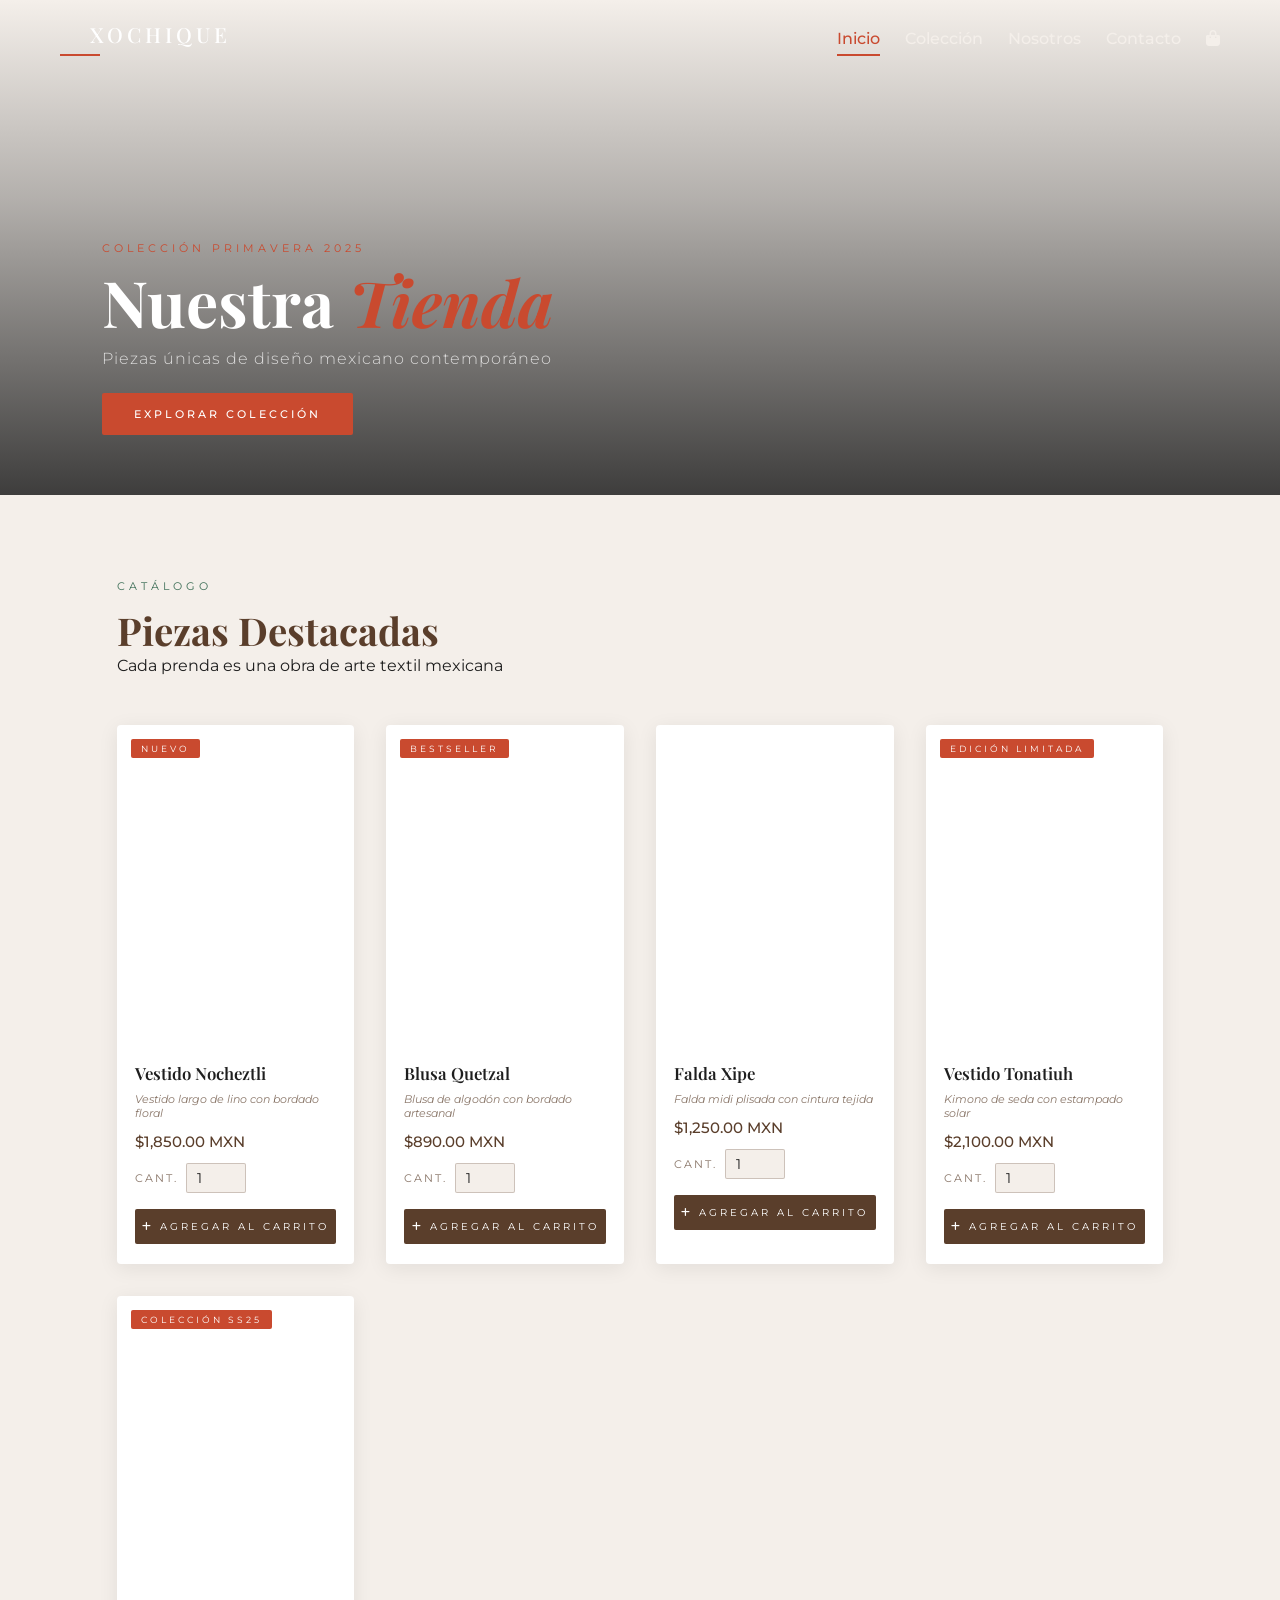
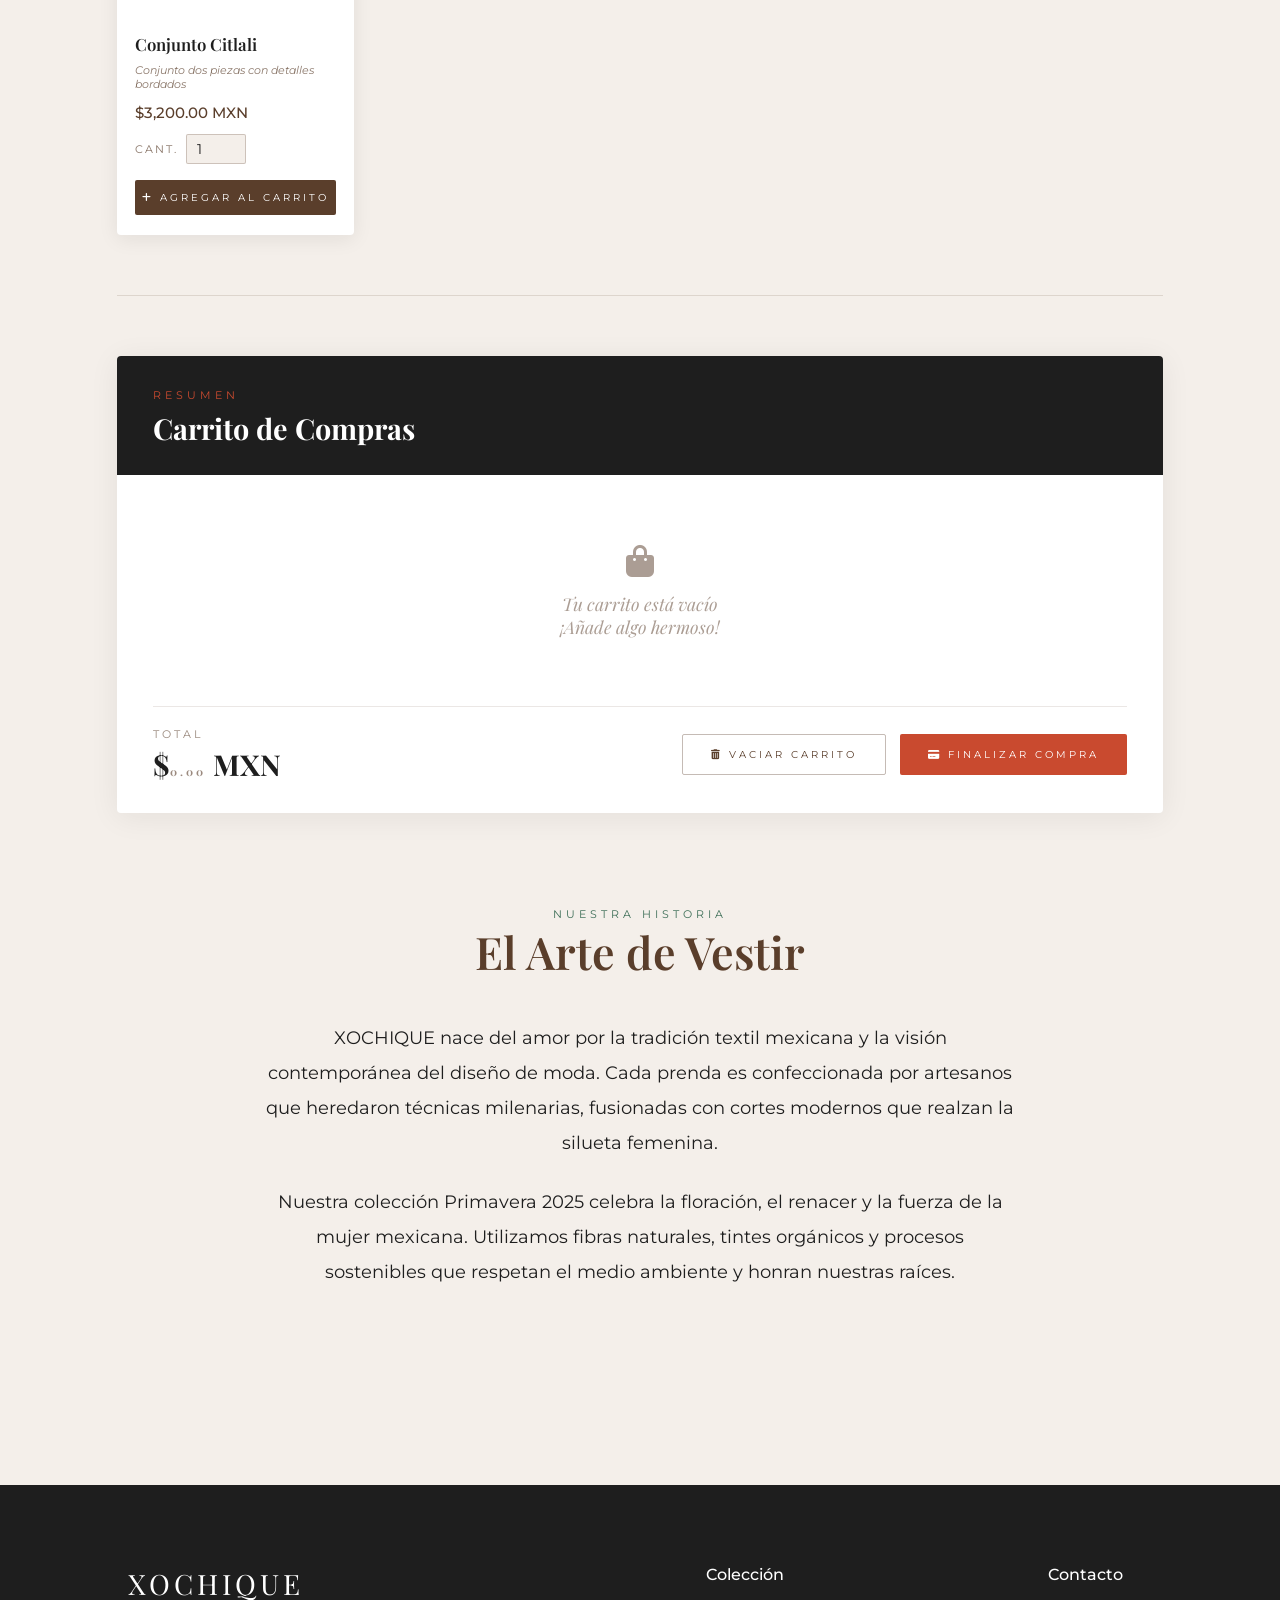
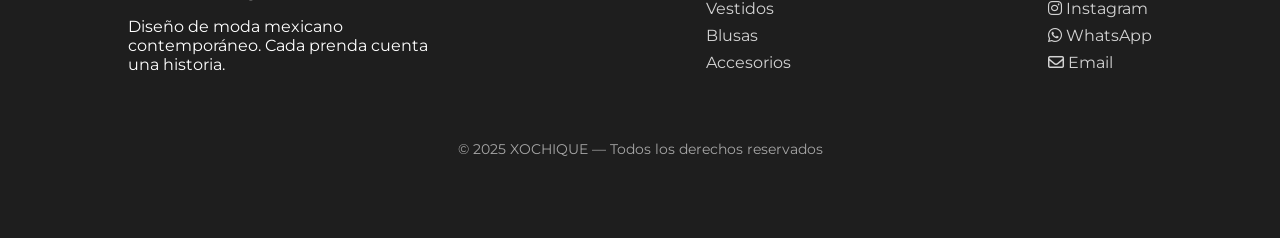
<file: index.html>
<!DOCTYPE html>
<html lang="es">
<head>
  <meta charset="UTF-8">
  <meta name="viewport" content="width=device-width, initial-scale=1">
  <title>XOCHIQUE — Mini E-commerce</title>
  
  <!-- Google Fonts -->
  <link href="https://fonts.googleapis.com/css2?family=Playfair+Display:ital,wght@0,400;0,600;0,700;1,400&family=Montserrat:wght@300;400;500;600&display=swap" rel="stylesheet">
  
  <!-- Font Awesome para iconos -->
  <link rel="stylesheet" href="https://cdnjs.cloudflare.com/ajax/libs/font-awesome/6.5.1/css/all.min.css">
  
  <!-- Estilos del proyecto (marca) -->
  <link rel="stylesheet" href="style.css">
  
  <!-- Estilos específicos del e-commerce -->
  <link rel="stylesheet" href="evalprac.css">
</head>
<body>

  <!-- ========== NAVBAR ========== -->
  <nav class="navbar" id="navbar">
    <div class="logo">
      <a href="#inicio">XOCHIQUE</a>
    </div>
    
    <!-- Menú hamburguesa móvil -->
    <button class="menu-toggle" id="menuToggle" aria-label="Abrir menú">
      <span></span>
      <span></span>
      <span></span>
    </button>
    
    <!-- Enlaces de navegación -->
    <div class="nav-links" id="navLinks">
      <a href="#inicio" class="nav-link active">Inicio</a>
      <a href="#productos" class="nav-link">Colección</a>
      <a href="#nosotros" class="nav-link">Nosotros</a>
      <a href="#contacto" class="nav-link">Contacto</a>
      <a href="#carrito-section" class="nav-link cart-link">
        <i class="fas fa-shopping-bag"></i>
        <span class="cart-count" id="cartCount">0</span>
      </a>
    </div>
  </nav>

  <!-- ========== SHOP HERO ========== -->
  <header class="shop-hero" id="inicio">
    <div class="shop-hero-overlay"></div>
    <div class="shop-hero-content">
      <span class="kicker">Colección Primavera 2025</span>
      <h1>Nuestra <em>Tienda</em></h1>
      <p>Piezas únicas de diseño mexicano contemporáneo</p>
      <a href="#productos" class="hero-cta">Explorar Colección</a>
    </div>
  </header>

  <!-- ========== MAIN CONTAINER ========== -->
  <main class="container-shop" id="productos">

    <!-- Título de sección -->
    <section class="section-title reveal">
      <span class="kicker">Catálogo</span>
      <h2>Piezas Destacadas</h2>
      <p class="section-subtitle">Cada prenda es una obra de arte textil mexicana</p>
    </section>

    <!-- Grid de productos (generado dinámicamente) -->
    <div class="productos-grid" id="productosGrid"></div>

    <hr class="divider">

    <!-- ========== CARRITO DE COMPRAS ========== -->
    <section class="carrito-section reveal" id="carrito-section">
      <div class="carrito-header">
        <span class="kicker">Resumen</span>
        <h2>Carrito de Compras</h2>
      </div>
      <div class="carrito-body">
        <ul id="carrito" class="carrito-lista"></ul>
        <div class="carrito-footer">
          <div class="total-display">
            <span>Total</span>
            <strong>$<span id="total">0.00</span> MXN</strong>
          </div>
          <div class="carrito-actions">
            <button class="btn-vaciar" onclick="vaciarCarrito()">
              <i class="fas fa-trash-alt"></i> Vaciar Carrito
            </button>
            <button class="btn-comprar" onclick="comprar()">
              <i class="fas fa-credit-card"></i> Finalizar Compra
            </button>
          </div>
        </div>
      </div>
    </section>

    <!-- ========== SECCIÓN NOSOTROS ========== -->
    <section class="story reveal" id="nosotros">
      <div class="story-container">
        <span class="kicker">Nuestra Historia</span>
        <h2>El Arte de Vestir</h2>
        <p>
          XOCHIQUE nace del amor por la tradición textil mexicana y la visión contemporánea 
          del diseño de moda. Cada prenda es confeccionada por artesanos que heredaron técnicas 
          milenarias, fusionadas con cortes modernos que realzan la silueta femenina.
        </p>
        <p>
          Nuestra colección Primavera 2025 celebra la floración, el renacer y la fuerza 
          de la mujer mexicana. Utilizamos fibras naturales, tintes orgánicos y procesos 
          sostenibles que respetan el medio ambiente y honran nuestras raíces.
        </p>
      </div>
    </section>

  </main>

  <!-- ========== FOOTER ========== -->
  <footer class="footer" id="contacto">
    <div class="footer-container">
      <div class="footer-brand">
        <div class="footer-logo">
          <span>XOCHIQUE</span>
        </div>
        <p>Diseño de moda mexicano contemporáneo. Cada prenda cuenta una historia.</p>
      </div>
      <div class="footer-links">
        <h4>Colección</h4>
        <a href="#productos">Vestidos</a>
        <a href="#productos">Blusas</a>
        <a href="#productos">Accesorios</a>
      </div>
      <div class="footer-links">
        <h4>Contacto</h4>
        <a href="#"><i class="fab fa-instagram"></i> Instagram</a>
        <a href="#"><i class="fab fa-whatsapp"></i> WhatsApp</a>
        <a href="#"><i class="far fa-envelope"></i> Email</a>
      </div>
    </div>
    <div class="footer-bottom">
      © 2025 XOCHIQUE — Todos los derechos reservados
    </div>
  </footer>

  <!-- ========== SCRIPTS ========== -->
  <script src="evalprac.js"></script>
</body>
</html>
</file>
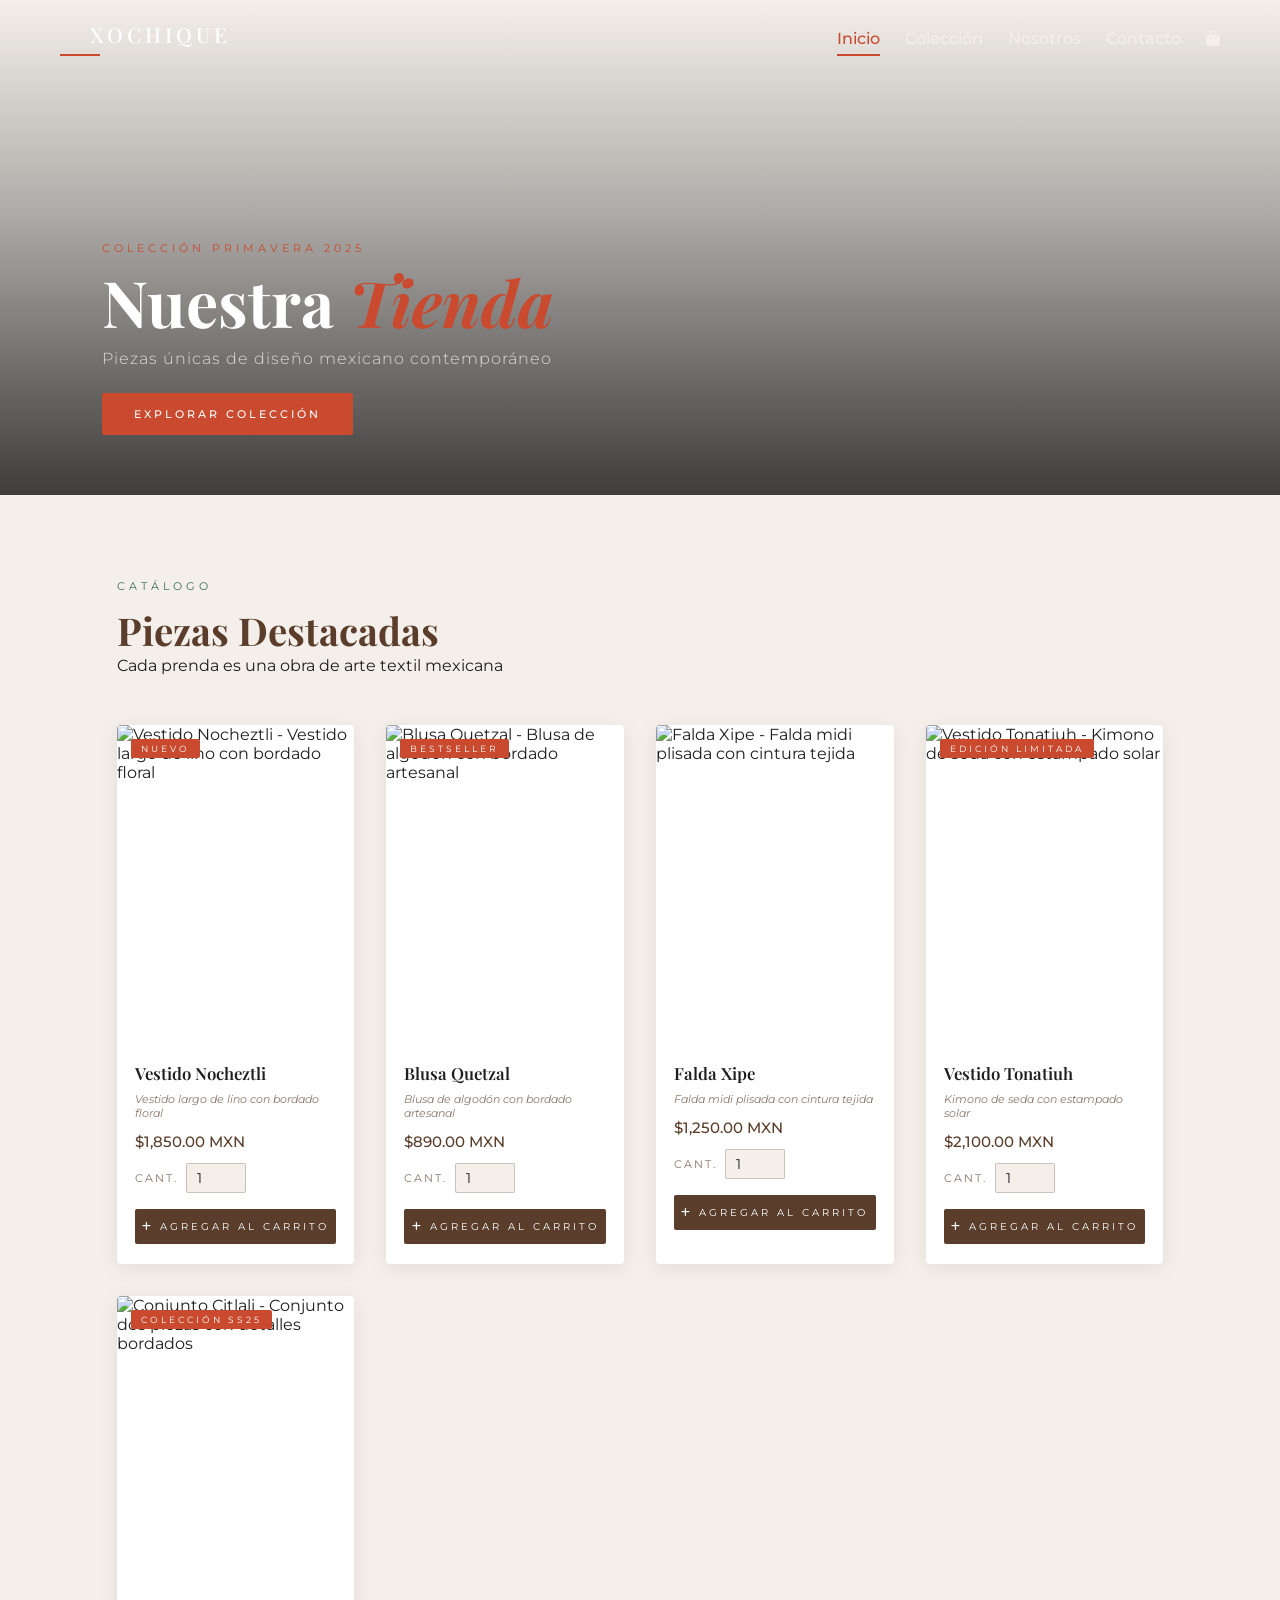
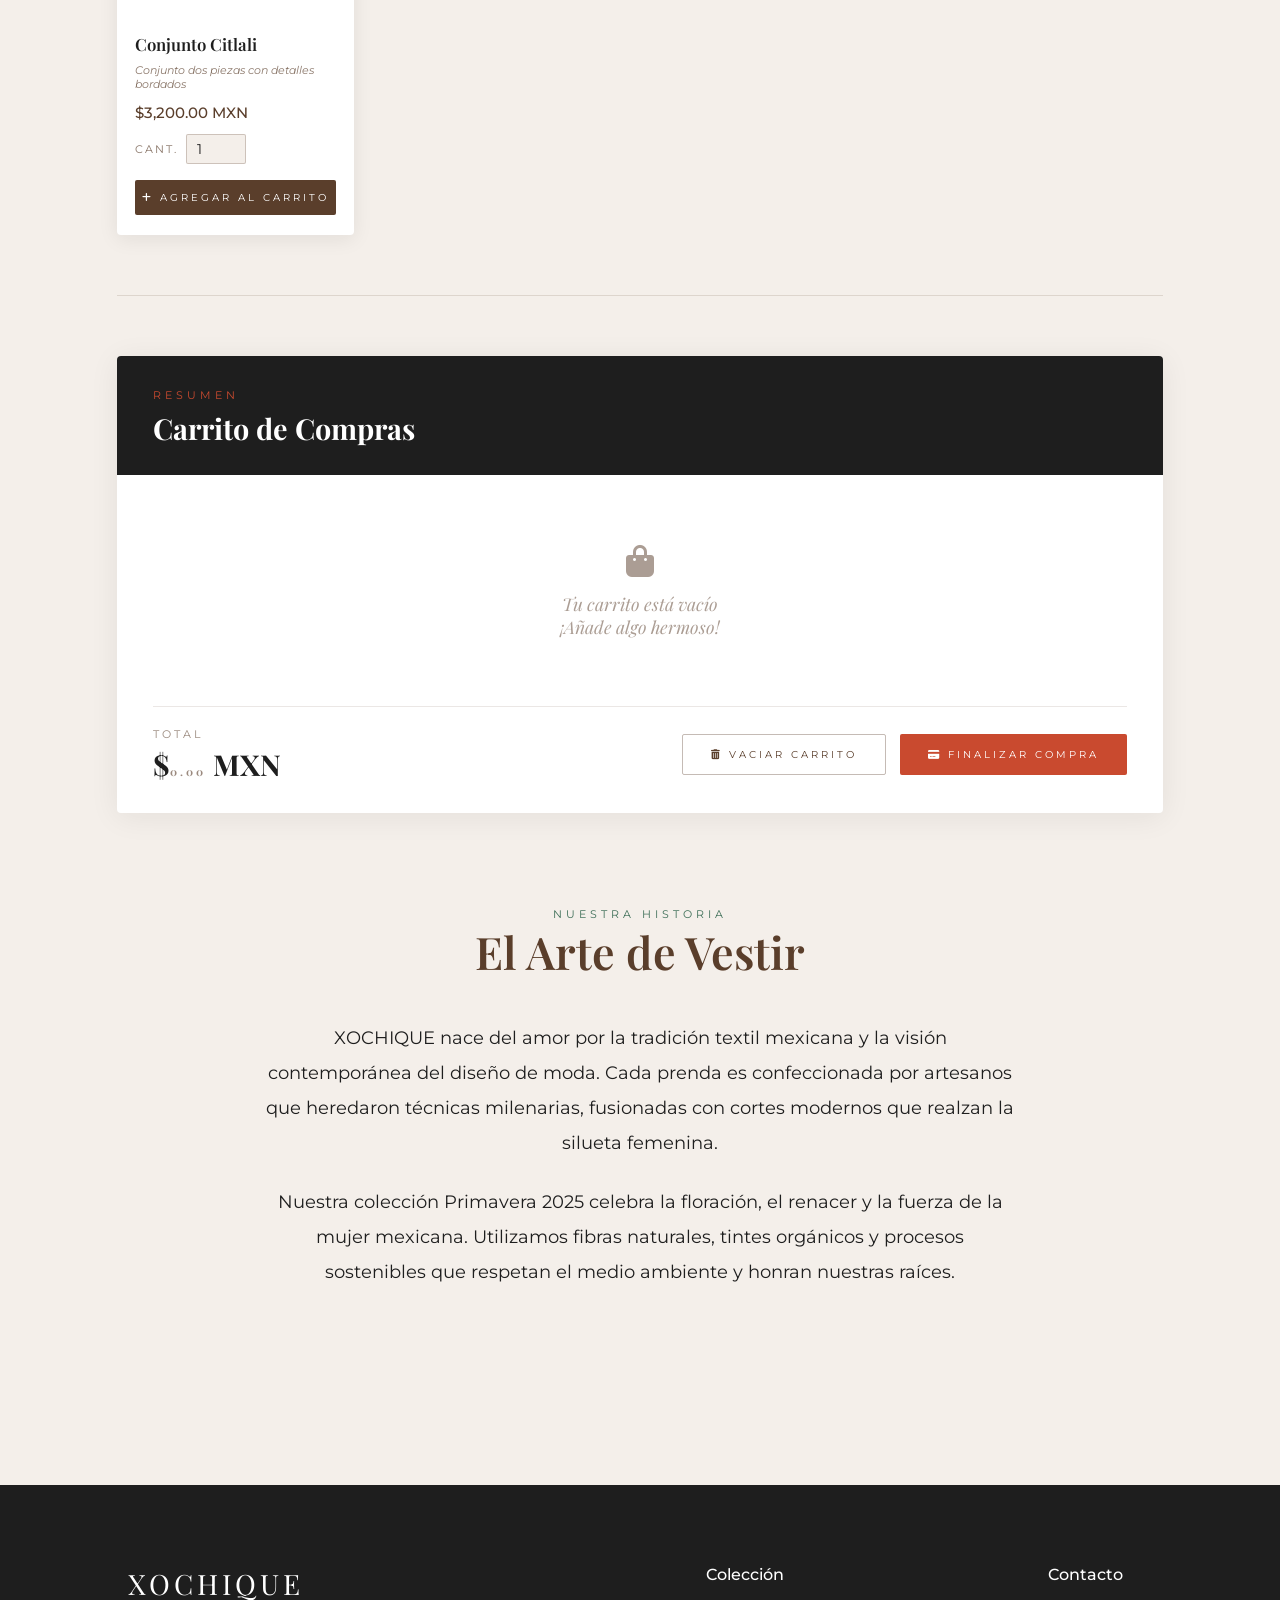
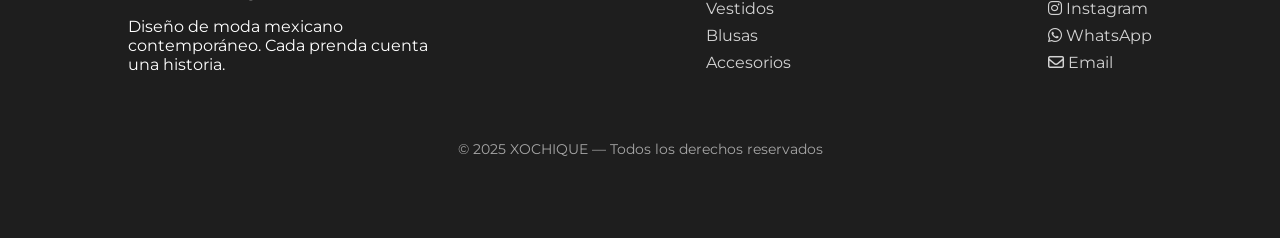
<file: evalprac.html>
<!DOCTYPE html>
<html lang="es">
<head>
  <meta charset="UTF-8">
  <meta name="viewport" content="width=device-width, initial-scale=1">
  <title>XOCHIQUE — Mini E-commerce</title>
  
  <!-- Google Fonts -->
  <link href="https://fonts.googleapis.com/css2?family=Playfair+Display:ital,wght@0,400;0,600;0,700;1,400&family=Montserrat:wght@300;400;500;600&display=swap" rel="stylesheet">
  
  <!-- Font Awesome para iconos -->
  <link rel="stylesheet" href="https://cdnjs.cloudflare.com/ajax/libs/font-awesome/6.5.1/css/all.min.css">
  
  <!-- Estilos del proyecto (marca) -->
  <link rel="stylesheet" href="style.css">
  
  <!-- Estilos específicos del e-commerce -->
  <link rel="stylesheet" href="evalprac.css">
</head>
<body>

  <!-- ========== NAVBAR ========== -->
  <nav class="navbar" id="navbar">
    <div class="logo">
      <a href="#inicio">XOCHIQUE</a>
    </div>
    
    <!-- Menú hamburguesa móvil -->
    <button class="menu-toggle" id="menuToggle" aria-label="Abrir menú">
      <span></span>
      <span></span>
      <span></span>
    </button>
    
    <!-- Enlaces de navegación -->
    <div class="nav-links" id="navLinks">
      <a href="#inicio" class="nav-link active">Inicio</a>
      <a href="#productos" class="nav-link">Colección</a>
      <a href="#nosotros" class="nav-link">Nosotros</a>
      <a href="#contacto" class="nav-link">Contacto</a>
      <a href="#carrito-section" class="nav-link cart-link">
        <i class="fas fa-shopping-bag"></i>
        <span class="cart-count" id="cartCount">0</span>
      </a>
    </div>
  </nav>

  <!-- ========== SHOP HERO ========== -->
  <header class="shop-hero" id="inicio">
    <div class="shop-hero-overlay"></div>
    <div class="shop-hero-content">
      <span class="kicker">Colección Primavera 2025</span>
      <h1>Nuestra <em>Tienda</em></h1>
      <p>Piezas únicas de diseño mexicano contemporáneo</p>
      <a href="#productos" class="hero-cta">Explorar Colección</a>
    </div>
  </header>

  <!-- ========== MAIN CONTAINER ========== -->
  <main class="container-shop" id="productos">

    <!-- Título de sección -->
    <section class="section-title reveal">
      <span class="kicker">Catálogo</span>
      <h2>Piezas Destacadas</h2>
      <p class="section-subtitle">Cada prenda es una obra de arte textil mexicana</p>
    </section>

    <!-- Grid de productos (generado dinámicamente) -->
    <div class="productos-grid" id="productosGrid"></div>

    <hr class="divider">

    <!-- ========== CARRITO DE COMPRAS ========== -->
    <section class="carrito-section reveal" id="carrito-section">
      <div class="carrito-header">
        <span class="kicker">Resumen</span>
        <h2>Carrito de Compras</h2>
      </div>
      <div class="carrito-body">
        <ul id="carrito" class="carrito-lista"></ul>
        <div class="carrito-footer">
          <div class="total-display">
            <span>Total</span>
            <strong>$<span id="total">0.00</span> MXN</strong>
          </div>
          <div class="carrito-actions">
            <button class="btn-vaciar" onclick="vaciarCarrito()">
              <i class="fas fa-trash-alt"></i> Vaciar Carrito
            </button>
            <button class="btn-comprar" onclick="comprar()">
              <i class="fas fa-credit-card"></i> Finalizar Compra
            </button>
          </div>
        </div>
      </div>
    </section>

    <!-- ========== SECCIÓN NOSOTROS ========== -->
    <section class="story reveal" id="nosotros">
      <div class="story-container">
        <span class="kicker">Nuestra Historia</span>
        <h2>El Arte de Vestir</h2>
        <p>
          XOCHIQUE nace del amor por la tradición textil mexicana y la visión contemporánea 
          del diseño de moda. Cada prenda es confeccionada por artesanos que heredaron técnicas 
          milenarias, fusionadas con cortes modernos que realzan la silueta femenina.
        </p>
        <p>
          Nuestra colección Primavera 2025 celebra la floración, el renacer y la fuerza 
          de la mujer mexicana. Utilizamos fibras naturales, tintes orgánicos y procesos 
          sostenibles que respetan el medio ambiente y honran nuestras raíces.
        </p>
      </div>
    </section>

  </main>

  <!-- ========== FOOTER ========== -->
  <footer class="footer" id="contacto">
    <div class="footer-container">
      <div class="footer-brand">
        <div class="footer-logo">
          <span>XOCHIQUE</span>
        </div>
        <p>Diseño de moda mexicano contemporáneo. Cada prenda cuenta una historia.</p>
      </div>
      <div class="footer-links">
        <h4>Colección</h4>
        <a href="#productos">Vestidos</a>
        <a href="#productos">Blusas</a>
        <a href="#productos">Accesorios</a>
      </div>
      <div class="footer-links">
        <h4>Contacto</h4>
        <a href="#"><i class="fab fa-instagram"></i> Instagram</a>
        <a href="#"><i class="fab fa-whatsapp"></i> WhatsApp</a>
        <a href="#"><i class="far fa-envelope"></i> Email</a>
      </div>
    </div>
    <div class="footer-bottom">
      © 2025 XOCHIQUE — Todos los derechos reservados
    </div>
  </footer>

  <!-- ========== SCRIPTS ========== -->
  <script src="evalprac.js"></script>
</body>
</html>
</file>
<file: style.css>
/* =========================
   VARIABLES DE MARCA
========================= */

:root {
  --color-bg: #F4EFEA;
  --color-dark: #1E1E1E;
  --color-primary: #5A3E2B;
  --color-accent: #C94A2F;
  --color-secondary: #3E6F58;
  --color-light: #FFFFFF;
}

/* =========================
   RESET
========================= */

* {
  margin: 0;
  padding: 0;
  box-sizing: border-box;
}

body {
  font-family: 'Montserrat', sans-serif;
  background: var(--color-bg);
  color: var(--color-dark);
  overflow-x: hidden;
}

/* =========================
   LOADER
========================= */

.loader {
  position: fixed;
  inset: 0;
  background: var(--color-dark);
  display: flex;
  justify-content: center;
  align-items: center;
  z-index: 9999;
  transition: opacity 0.8s ease, visibility 0.8s ease;
}

.loader-logo {
  width: 125px;
  opacity: 0;
  transform: scale(0.9);
  animation: logoReveal 1.5s ease forwards;
}

@keyframes logoReveal {
  to {
    opacity: 1;
    transform: scale(1);
  }
}

/* =========================
   NAVBAR
========================= */

.navbar {
  position: fixed;
  width: 100%;
  padding: 20px 60px;
  display: flex;
  justify-content: space-between;
  align-items: center;
  transition: all 0.4s ease;
  z-index: 100;
  background: transparent;
}

.logo {
  font-family: 'Playfair Display', serif;
  font-size: 1.3rem;
  letter-spacing: 4px;
  font-weight: 600;
  color: var(--color-light);
  position: relative;
}

.logo::after {
  content: "";
  display: block;
  width: 40px;
  height: 2px;
  background: var(--color-accent);
  margin-top: 6px;
  transition: width 0.3s ease;
}

.logo:hover::after {
  width: 70px;
}

.navbar a {
  text-decoration: none;
  color: var(--color-bg);
  margin-left: 30px;
  transition: color 0.3s ease;
  font-weight: 500;
}

.navbar a:hover {
  color: var(--color-accent);
}

.navbar.scrolled {
  background: rgba(30, 30, 30, 0.9);
  backdrop-filter: blur(10px);
}

.navbar.scrolled a,
.navbar.scrolled .logo {
  color: var(--color-light);
}

/* =========================
   HERO
========================= */

.hero {
  position: relative;
  height: 100vh;
  overflow: hidden;
  display: flex;
  justify-content: center;
  align-items: center;
  text-align: center;
}

.parallax-bg {
  position: absolute;
  inset: 0;
  background: url("img/hero.jpg") center/cover no-repeat;
  z-index: 1;
  will-change: transform;
}

.parallax-bg::after {
  content: "";
  position: absolute;
  inset: 0;
  background:  rgba(0,0,0,0.45)
}

.hero-content {
  position: relative;
  z-index: 2;
  padding: 20px;
  animation: fadeUp 1.2s ease forwards;
}

.hero h1 {
  font-family: 'Playfair Display', serif;
  font-size: 4rem;
  letter-spacing: 3px;
  font-weight: 600;
  color: var(--color-light);
  margin-bottom: 20px;
}

.hero p {
  font-size: 1.2rem;
  font-weight: 300;
  color: var(--color-light);
}

/* Estado inicial: oculto */
.reveal {
  opacity: 0;
  transform: translateY(40px);
  transition: opacity 0.8s ease, transform 0.8s ease;
}

/* Cuando el JS añade .active: aparece */
.reveal.active {
  opacity: 1;
  transform: translateY(0);
}

@keyframes fadeUp {
  from {
    opacity: 0;
    transform: translateY(30px);
  }
  to {
    opacity: 1;
    transform: translateY(0);
  }
}

/* =========================
   STORY
========================= */

.story {
  padding: 90px 8%;
  text-align: center;
}

.story-container {
  max-width: 750px;
  margin: auto;
}

.story h2 {
  font-family: 'Playfair Display', serif;
  font-size: 2.8rem;
  font-weight: 600;
  color: var(--color-primary);
  margin-bottom: 40px;
}

.story p {
  font-size: 1.15rem;
  line-height: 1.9;
  margin-bottom: 25px;
  color: var(--color-dark);
}

/* =========================
   SPLIT SECTION
========================= */

.split-section {
  display: grid;
  grid-template-columns: 1fr 1fr;
  min-height: 90vh;
}

.split-text {
  display: flex;
  flex-direction: column;
  justify-content: center;
  padding: clamp(60px, 8vw, 120px);
}

.kicker {
  font-size: 11px;
  letter-spacing: 4px;
  text-transform: uppercase;
  color: var(--color-secondary);
  margin-bottom: 30px;
}

.split-text h2 {
  font-family: 'Playfair Display', serif;
  font-size: clamp(42px, 4.5vw, 70px);
  font-weight: 700;
  line-height: 1.05;
  color: var(--color-dark);
  margin-bottom: 25px;
}

.split-text h2 em {
  color: var(--color-primary);
}

.split-text p {
  font-size: 15px;
  line-height: 1.9;
  color: var(--color-primary);
  max-width: 380px;
  margin-bottom: 40px;
}

.split-btn {
  font-size: 11px;
  letter-spacing: 3px;
  text-transform: uppercase;
  color: var(--color-dark);
  text-decoration: none;
  position: relative;
  width: fit-content;
}

.split-btn::after {
  content: "";
  display: block;
  width: 45px;
  height: 1px;
  background: var(--color-accent);
  margin-top: 8px;
  transition: width 0.3s ease;
}

.split-btn:hover {
  color: var(--color-accent);
}

.split-btn:hover::after {
  width: 85px;
}

.split-image {
  background: url("img/split-section.jpg") center/cover no-repeat;
  filter: brightness(0.95) contrast(1.05) saturate(0.9);
  transition: transform 1s ease;
  position: relative;
}

.split-image::after {
  content: "";
  position: absolute;
  inset: 0;
  background: linear-gradient(
    to left,
    rgba(90,62,43,0.25),
    transparent
  );
}

.split-image:hover {
  transform: scale(1.03);
}

/* =========================
   COLLECTION
========================= */

.image-strip-section{
  position: relative;
  width: 100vw;
  margin-left: calc(-50vw + 50%);
  overflow: hidden;
  padding: 80px 0;
}

/* contenedor que se mueve */
.image-strip{
  display: flex;
  gap: 30px;
  width: max-content;
  animation: scrollImages 45s linear infinite;
}

/* imágenes */
.image-strip img{
  height: 420px;
  width: auto;
  object-fit: cover;
  border-radius: 6px;
  transition: transform .4s ease;
}

.image-strip img:hover{
  transform: scale(1.05);
}

/* animación horizontal */
@keyframes scrollImages{
  from{
    transform: translateX(0);
  }
  to{
    transform: translateX(-50%);
  }
}

/* =========================
   RESPONSIVE
========================= */

@media (max-width: 992px) {
  .split-section {
    grid-template-columns: 1fr;
  }

  .split-image {
    min-height: 60vh;
    order: -1;
  }

  .collection-grid {
    grid-template-columns: repeat(2, 1fr);
  }
}

@media (max-width: 600px) {
  .collection-grid {
    grid-template-columns: 1fr;
  }

  .hero h1 {
    font-size: 2.2rem;
  }

  .navbar {
    padding: 15px 30px;
  }
}

/* =========================
   FOOTER
========================= */

.footer{
  background: var(--color-dark);
  color: var(--color-light);
  padding: 80px 10%;
}

.footer-container{
  display:flex;
  justify-content:space-between;
  flex-wrap:wrap;
  gap:40px;
}

.footer-brand{
  max-width:320px;
}

.footer-links h4{
  margin-bottom:15px;
  font-weight:500;
}

.footer-links a{
  display:block;
  color:var(--color-light);
  text-decoration:none;
  margin-bottom:8px;
  opacity:.8;
}

.footer-links a:hover{
  opacity:1;
}

.footer-bottom{
  margin-top:60px;
  text-align:center;
  font-size:14px;
  opacity:.6;
}

.footer-logo{
  display:flex;
  align-items:center;
  gap:12px;

}

.footer-logo img{
  width: 35px;
  height:auto;
}

.footer-logo span{
  font-family:'Playfair Display', serif;
  font-size:28px;
  margin-bottom:15px;
  letter-spacing: 4px;
}
</file>
<file: evalprac.css>
/* =========================
   EVALPRAC.CSS — XOCHIQUE Shop
   Complementa style.css del proyecto
========================= */

/* ---------- SHOP HERO ---------- */
.shop-hero {
  position: relative;
  height: 55vh;
  min-height: 380px;
  display: flex;
  align-items: flex-end;
  justify-content: flex-start;
  overflow: hidden;
  background: url("https://images.unsplash.com/photo-1558618666-fcd25c85cd64?w=1400") center/cover no-repeat;
}

.shop-hero-overlay {
  position: absolute;
  inset: 0;
  background: linear-gradient(
    to top,
    rgba(30,30,30,0.85) 0%,
    rgba(30,30,30,0.3) 60%,
    transparent 100%
  );
}

.shop-hero-content {
  position: relative;
  z-index: 2;
  padding: 60px 8%;
  animation: fadeUp 1s ease forwards;
}

.shop-hero-content .kicker {
  color: var(--color-accent);
  display: block;
  margin-bottom: 12px;
}

.shop-hero-content h1 {
  font-family: 'Playfair Display', serif;
  font-size: clamp(2.5rem, 5vw, 4rem);
  color: var(--color-light);
  font-weight: 700;
  line-height: 1.1;
  margin-bottom: 12px;
}

.shop-hero-content h1 em {
  color: var(--color-accent);
  font-style: italic;
}

.shop-hero-content p {
  color: rgba(255,255,255,0.75);
  font-size: 1rem;
  font-weight: 300;
  letter-spacing: 1px;
}

/* ---------- CONTAINER ---------- */
.container-shop {
  max-width: 1200px;
  margin: 0 auto;
  padding: 80px 6%;
}

/* ---------- SECTION TITLE ---------- */
.section-title {
  margin-bottom: 50px;
}

.section-title h2 {
  font-family: 'Playfair Display', serif;
  font-size: clamp(2rem, 3vw, 2.8rem);
  color: var(--color-primary);
  font-weight: 700;
  margin-top: 10px;
}

/* ---------- PRODUCTOS GRID ---------- */
.productos-grid {
  display: grid;
  grid-template-columns: repeat(auto-fill, minmax(210px, 1fr));
  gap: 32px;
  margin-bottom: 60px;
}

.producto-card {
  background: var(--color-light);
  border-radius: 4px;
  overflow: hidden;
  box-shadow: 0 4px 20px rgba(30,30,30,0.08);
  transition: transform 0.35s ease, box-shadow 0.35s ease;
  display: flex;
  flex-direction: column;
}

.producto-card:hover {
  transform: translateY(-6px);
  box-shadow: 0 12px 40px rgba(30,30,30,0.15);
}

.producto-img-wrap {
  position: relative;
  overflow: hidden;
  aspect-ratio: 3/4;
}

.producto-img-wrap img {
  width: 100%;
  height: 100%;
  object-fit: cover;
  transition: transform 0.5s ease;
  display: block;
}

.producto-card:hover .producto-img-wrap img {
  transform: scale(1.07);
}

.producto-badge {
  position: absolute;
  top: 14px;
  left: 14px;
  background: var(--color-accent);
  color: #fff;
  font-size: 9px;
  letter-spacing: 3px;
  text-transform: uppercase;
  padding: 4px 10px;
  border-radius: 2px;
}

.producto-info {
  padding: 20px 18px;
  flex: 1;
  display: flex;
  flex-direction: column;
  gap: 8px;
}

.producto-nombre {
  font-family: 'Playfair Display', serif;
  font-size: 1.05rem;
  color: var(--color-dark);
  font-weight: 600;
}

.producto-precio {
  font-size: 0.95rem;
  color: var(--color-primary);
  font-weight: 500;
}

.cantidad-wrap {
  display: flex;
  align-items: center;
  gap: 8px;
  margin-top: 4px;
}

.cantidad-wrap label {
  font-size: 11px;
  letter-spacing: 2px;
  text-transform: uppercase;
  color: var(--color-primary);
  opacity: 0.7;
}

.cantidad-input {
  width: 60px;
  padding: 6px 10px;
  border: 1px solid rgba(90,62,43,0.25);
  border-radius: 2px;
  font-family: 'Montserrat', sans-serif;
  font-size: 0.85rem;
  color: var(--color-dark);
  background: var(--color-bg);
  outline: none;
  transition: border-color 0.2s;
}

.cantidad-input:focus {
  border-color: var(--color-accent);
}

.btn-agregar {
  margin-top: 8px;
  padding: 11px 0;
  background: var(--color-primary);
  color: var(--color-light);
  border: none;
  border-radius: 2px;
  font-family: 'Montserrat', sans-serif;
  font-size: 10px;
  letter-spacing: 3px;
  text-transform: uppercase;
  cursor: pointer;
  transition: background 0.3s ease;
  width: 100%;
}

.btn-agregar:hover {
  background: var(--color-accent);
}

/* ---------- DIVIDER ---------- */
.divider {
  border: none;
  border-top: 1px solid rgba(90,62,43,0.15);
  margin: 20px 0 60px;
}

/* ---------- CARRITO ---------- */
.carrito-section {
  background: var(--color-light);
  border-radius: 4px;
  overflow: hidden;
  box-shadow: 0 4px 30px rgba(30,30,30,0.07);
}

.carrito-header {
  background: var(--color-dark);
  padding: 28px 36px;
}

.carrito-header .kicker {
  color: var(--color-accent);
}

.carrito-header h2 {
  font-family: 'Playfair Display', serif;
  font-size: 1.8rem;
  color: var(--color-light);
  margin-top: 6px;
}

.carrito-body {
  padding: 30px 36px;
}

.carrito-lista {
  list-style: none;
  padding: 0;
  margin: 0 0 28px;
  display: flex;
  flex-direction: column;
  gap: 12px;
}

.carrito-item {
  display: flex;
  justify-content: space-between;
  align-items: center;
  padding: 16px 20px;
  background: var(--color-bg);
  border-radius: 3px;
  border-left: 3px solid var(--color-accent);
  animation: slideIn 0.3s ease;
}

@keyframes slideIn {
  from { opacity: 0; transform: translateX(-10px); }
  to   { opacity: 1; transform: translateX(0); }
}

.carrito-item-info strong {
  display: block;
  font-family: 'Playfair Display', serif;
  font-size: 1rem;
  color: var(--color-dark);
  margin-bottom: 4px;
}

.carrito-item-info span {
  font-size: 12px;
  color: var(--color-primary);
  opacity: 0.8;
}

.carrito-item-right {
  display: flex;
  align-items: center;
  gap: 18px;
}

.carrito-item-subtotal {
  font-weight: 600;
  color: var(--color-primary);
  font-size: 1rem;
  min-width: 90px;
  text-align: right;
}

/* BOTÓN ELIMINAR — vibe encoding */
.btn-eliminar {
  background: transparent;
  border: 1px solid rgba(201,74,47,0.35);
  color: var(--color-accent);
  border-radius: 2px;
  padding: 6px 12px;
  font-size: 11px;
  letter-spacing: 2px;
  text-transform: uppercase;
  font-family: 'Montserrat', sans-serif;
  cursor: pointer;
  transition: all 0.25s ease;
  position: relative;
  overflow: hidden;
}

.btn-eliminar::before {
  content: "";
  position: absolute;
  inset: 0;
  background: var(--color-accent);
  transform: scaleX(0);
  transform-origin: left;
  transition: transform 0.25s ease;
  z-index: 0;
}

.btn-eliminar span {
  position: relative;
  z-index: 1;
}

.btn-eliminar:hover {
  color: var(--color-light);
  border-color: var(--color-accent);
}

.btn-eliminar:hover::before {
  transform: scaleX(1);
}

/* Carrito vacío */
.carrito-vacio {
  text-align: center;
  padding: 40px 20px;
  color: var(--color-primary);
  opacity: 0.5;
  font-style: italic;
  font-family: 'Playfair Display', serif;
  font-size: 1.1rem;
}

/* ---------- CARRITO FOOTER ---------- */
.carrito-footer {
  display: flex;
  justify-content: space-between;
  align-items: center;
  flex-wrap: wrap;
  gap: 20px;
  padding-top: 20px;
  border-top: 1px solid rgba(90,62,43,0.12);
}

.total-display {
  display: flex;
  flex-direction: column;
  gap: 4px;
}

.total-display span {
  font-size: 11px;
  letter-spacing: 3px;
  text-transform: uppercase;
  color: var(--color-primary);
  opacity: 0.6;
}

.total-display strong {
  font-family: 'Playfair Display', serif;
  font-size: 1.8rem;
  color: var(--color-dark);
}

.carrito-actions {
  display: flex;
  gap: 14px;
  flex-wrap: wrap;
}

.btn-vaciar {
  padding: 13px 28px;
  background: transparent;
  color: var(--color-primary);
  border: 1px solid rgba(90,62,43,0.35);
  border-radius: 2px;
  font-family: 'Montserrat', sans-serif;
  font-size: 10px;
  letter-spacing: 3px;
  text-transform: uppercase;
  cursor: pointer;
  transition: all 0.3s ease;
}

.btn-vaciar:hover {
  background: var(--color-primary);
  color: var(--color-light);
}

.btn-comprar {
  padding: 13px 28px;
  background: var(--color-accent);
  color: var(--color-light);
  border: none;
  border-radius: 2px;
  font-family: 'Montserrat', sans-serif;
  font-size: 10px;
  letter-spacing: 3px;
  text-transform: uppercase;
  cursor: pointer;
  transition: background 0.3s ease;
}

.btn-comprar:hover {
  background: var(--color-primary);
}

/* ---------- TOAST NOTIFICATION ---------- */
.toast {
  position: fixed;
  bottom: 30px;
  right: 30px;
  background: var(--color-dark);
  color: var(--color-light);
  padding: 14px 24px;
  border-radius: 3px;
  border-left: 3px solid var(--color-accent);
  font-size: 13px;
  letter-spacing: 1px;
  z-index: 999;
  animation: toastIn 0.4s ease forwards;
  max-width: 280px;
}

@keyframes toastIn {
  from { opacity: 0; transform: translateY(20px); }
  to   { opacity: 1; transform: translateY(0); }
}

/* ---------- RESPONSIVE ---------- */
@media (max-width: 768px) {
  .productos-grid {
    grid-template-columns: repeat(2, 1fr);
    gap: 20px;
  }
  .carrito-footer {
    flex-direction: column;
    align-items: flex-start;
  }
  .carrito-header, .carrito-body {
    padding: 22px 20px;
  }
}

@media (max-width: 480px) {
  .productos-grid {
    grid-template-columns: 1fr;
  }
  .carrito-item {
    flex-direction: column;
    align-items: flex-start;
    gap: 12px;
  }
  .carrito-item-right {
    width: 100%;
    justify-content: space-between;
  }
}

.navbar .logo a {
  text-decoration: none;
  color: inherit;
}

/* Menú hamburguesa */
.menu-toggle {
  display: none;
  flex-direction: column;
  gap: 5px;
  background: none;
  border: none;
  cursor: pointer;
  padding: 5px;
  z-index: 101;
}

.menu-toggle span {
  display: block;
  width: 25px;
  height: 2px;
  background: var(--color-light);
  transition: all 0.3s ease;
}

.menu-toggle.active span:nth-child(1) {
  transform: rotate(45deg) translate(5px, 5px);
}

.menu-toggle.active span:nth-child(2) {
  opacity: 0;
}

.menu-toggle.active span:nth-child(3) {
  transform: rotate(-45deg) translate(5px, -5px);
}

/* Enlaces */
.nav-links {
  display: flex;
  align-items: center;
  gap: 5px;
}

.nav-link {
  text-decoration: none;
  color: var(--color-bg) !important;
  margin-left: 20px !important;
  padding: 8px 0;
  position: relative;
  font-weight: 400;
  transition: color 0.3s ease;
}

.nav-link::after {
  content: "";
  position: absolute;
  bottom: 0;
  left: 0;
  width: 0;
  height: 2px;
  background: var(--color-accent);
  transition: width 0.3s ease;
}

.nav-link:hover::after,
.nav-link.active::after {
  width: 100%;
}

.nav-link:hover,
.nav-link.active {
  color: var(--color-accent) !important;
}

/* Icono carrito */
.cart-link {
  display: flex;
  align-items: center;
  gap: 6px;
}

.cart-count {
  display: none;
  align-items: center;
  justify-content: center;
  background: var(--color-accent);
  color: var(--color-light);
  font-size: 10px;
  width: 18px;
  height: 18px;
  border-radius: 50%;
  font-weight: 600;
}

/* HERO CTA */
.hero-cta {
  display: inline-block;
  margin-top: 25px;
  padding: 14px 32px;
  background: var(--color-accent);
  color: var(--color-light);
  text-decoration: none;
  border-radius: 2px;
  font-size: 11px;
  letter-spacing: 3px;
  text-transform: uppercase;
  font-weight: 500;
  transition: background 0.3s ease, transform 0.3s ease;
}

.hero-cta:hover {
  background: var(--color-primary);
  transform: translateY(-2px);
}

/* DESCRIPCIÓN PRODUCTO */
.producto-descripcion {
  font-size: 11px;
  color: var(--color-primary);
  opacity: 0.7;
  margin-bottom: 4px;
  font-style: italic;
}

/* IMAGEN EN CARRITO */
.carrito-item {
  display: flex;
  align-items: center;
  gap: 16px;
}

.carrito-item-img {
  flex-shrink: 0;
}

/* RESPONSIVE NAVBAR */
@media (max-width: 768px) {
  .menu-toggle {
    display: flex;
  }

  .nav-links {
    position: fixed;
    top: 0;
    right: -100%;
    width: 70%;
    max-width: 300px;
    height: 100vh;
    background: var(--color-dark);
    flex-direction: column;
    justify-content: center;
    align-items: center;
    gap: 30px;
    transition: right 0.4s ease;
    z-index: 100;
  }

  .nav-links.active {
    right: 0;
  }

  .nav-link {
    font-size: 1.1rem;
    margin-left: 0 !important;
  }

  body.menu-open {
    overflow: hidden;
  }

  .cart-count {
    display: inline-flex;
  }
}
</file>
